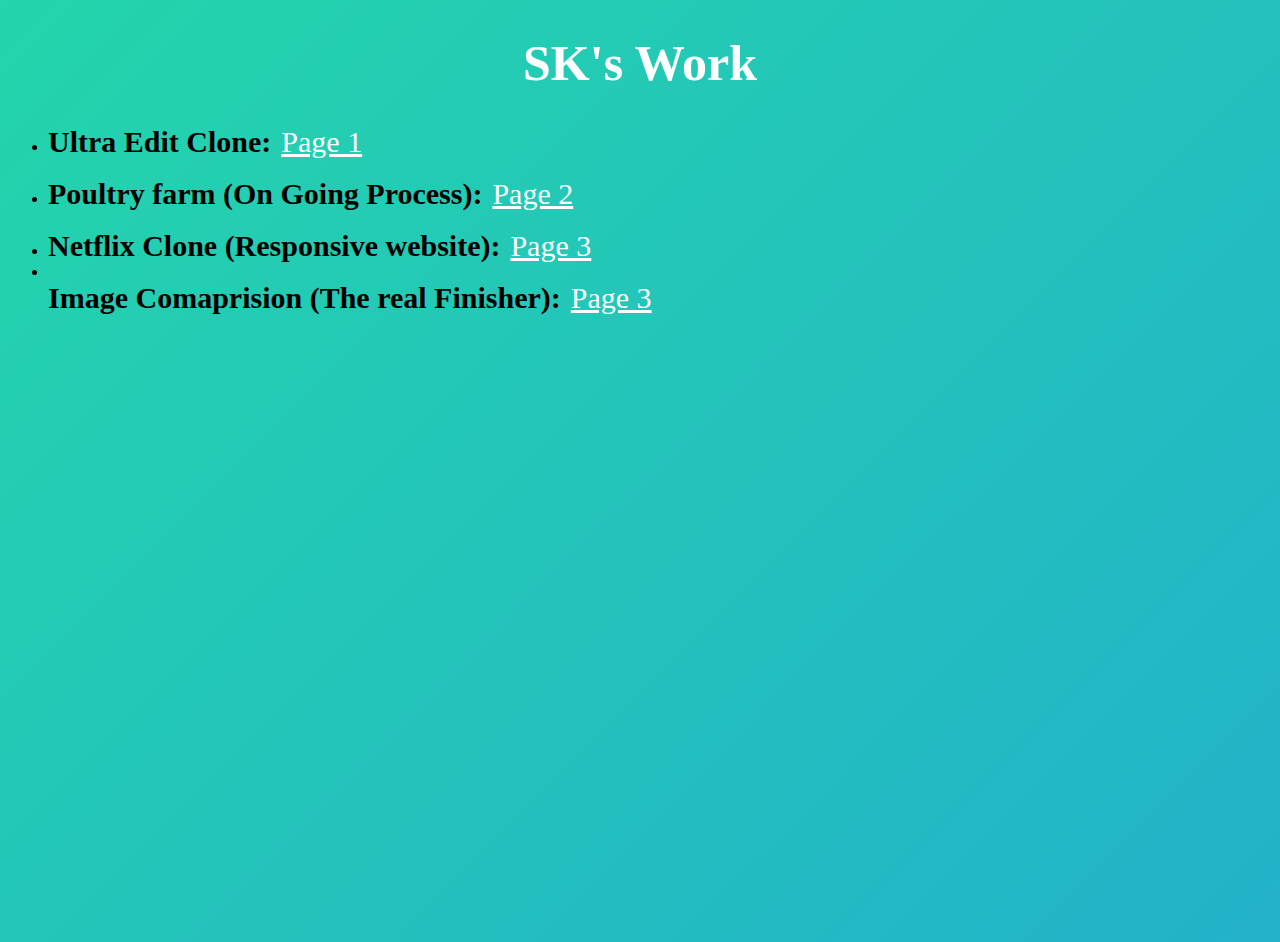
<file: index.html>
<!DOCTYPE html>
<html lang="en">

<head>
    <meta charset="UTF-8">
    <meta name="viewport" content="width=device-width, initial-scale=1.0">
    <title>Sk Pages</title>
    <link rel="stylesheet" href="style.css">
    <link rel="icon" href="logo.jpg" type="image/x-icon">
</head>

<body>
    <h1>SK's Work</h1>
    <ul>
        <li>
            <h2>Ultra Edit Clone:</h2><a href="page1/index.html" target="_blank">Page 1</a>
        </li>
        <br>
        <li>
            <h2>Poultry farm (On Going Process):</h2><a href="page2/index.html" target="_blank">Page 2</a>
        </li>
        <br>
        <li>
            <h2>Netflix Clone (Responsive website):</h2><a href="page3/index.html" target="_blank">Page 3</a>
        </li>
        <li>
            <br>
            <h2>Image Comaprision (The real Finisher):</h2><a href="page4/index.html" target="_blank">Page 3</a>
        </li>
        <!-- Add more links as needed -->
    </ul>
</body>

</html>
</file>
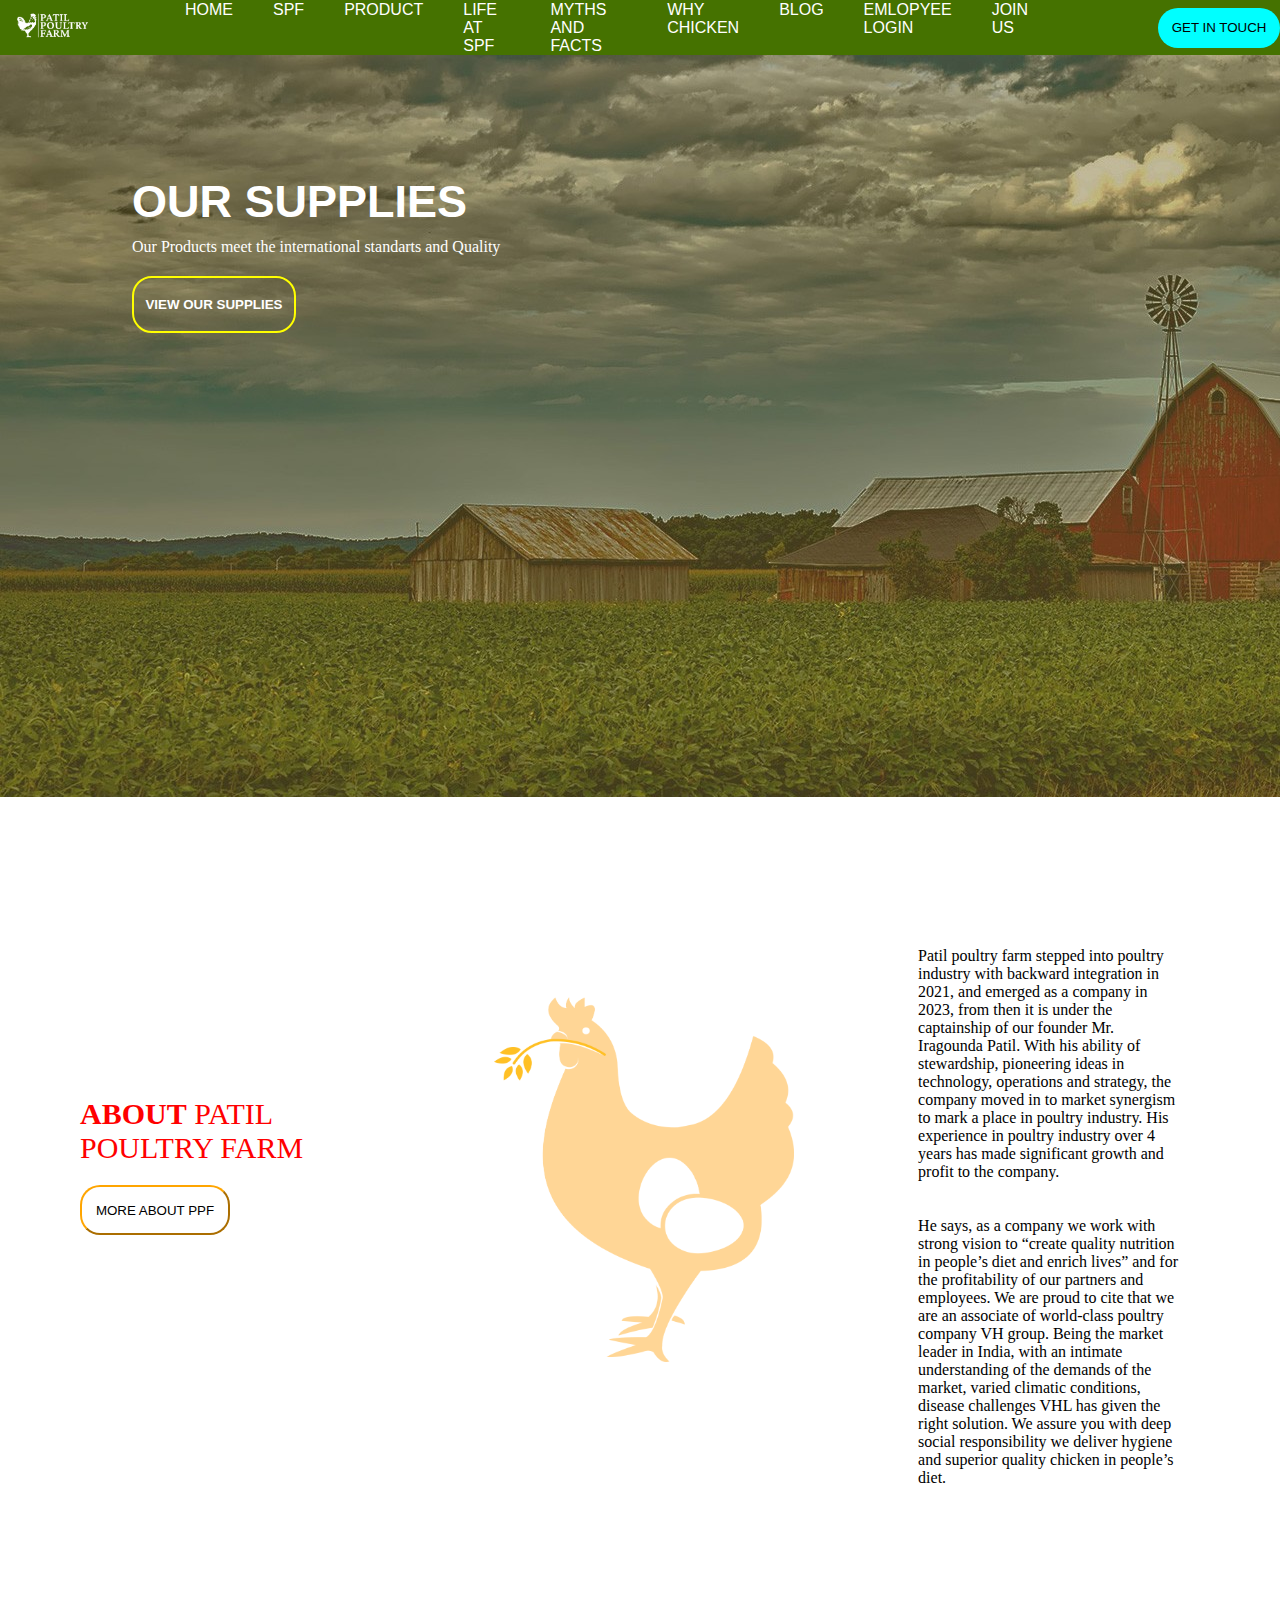
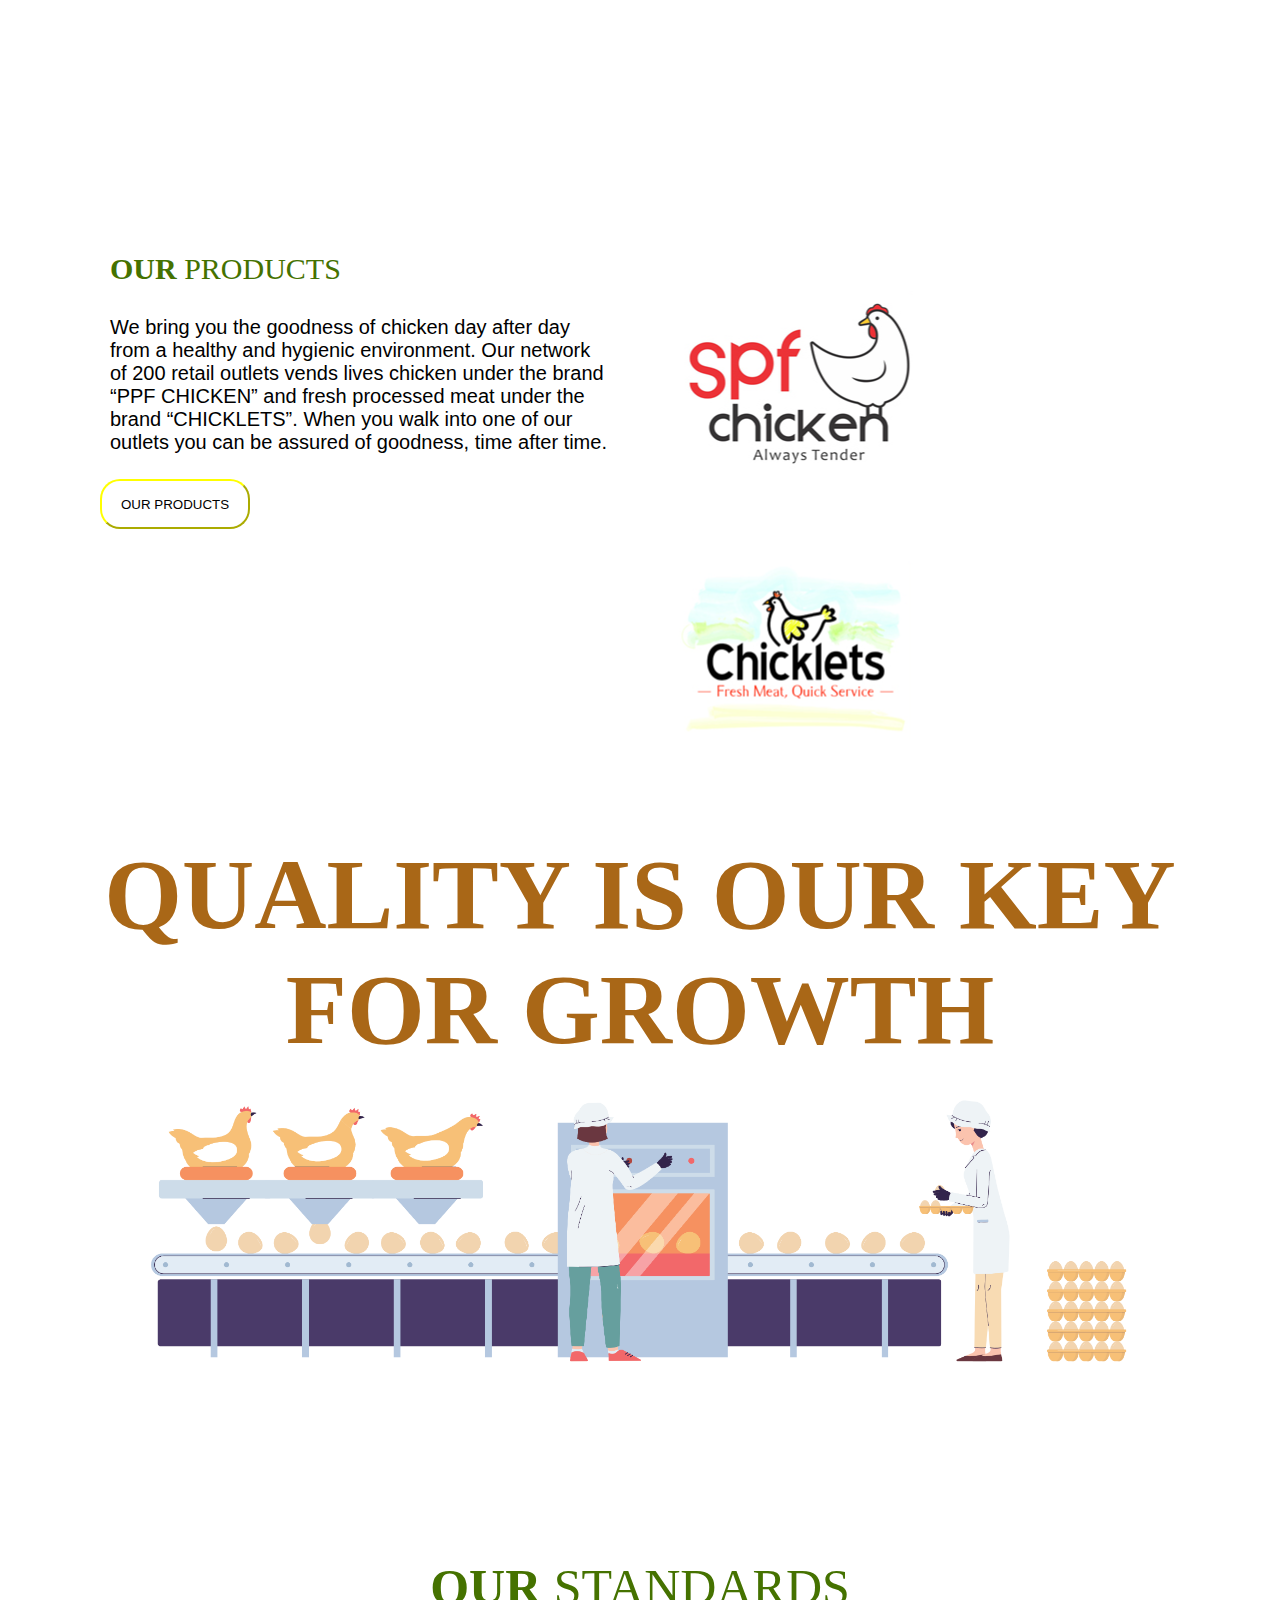
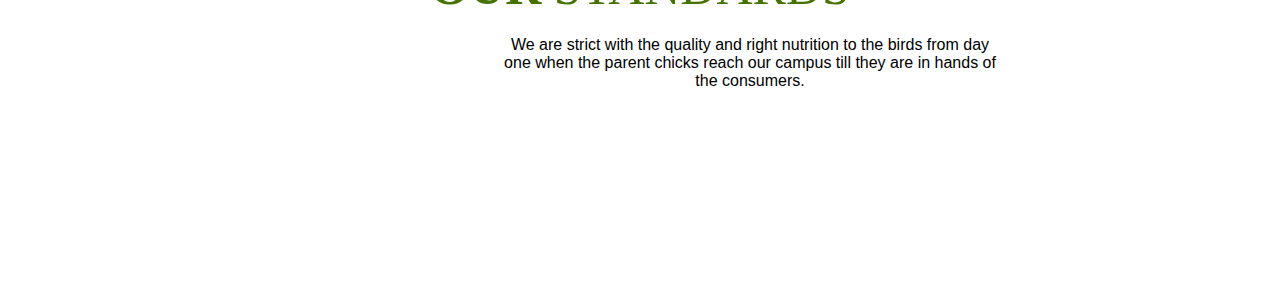
<file: page2/index.html>
<!DOCTYPE html>
<html lang="en">

<head>
    <meta charset="UTF-8">
    <meta name="viewport" content="width=device-width, initial-scale=1.0">
    <link rel="icon" href="patil-poultry-farm-high-resolution-logo-white-on-black-background-removebg-preview.png" type="image/x-icon">
    <title>Patil Poultry Farm</title>
    <link rel="stylesheet" href="style.css">
</head>

<body>
    <nav>
        <div class="logo">
            <img src="patil-poultry-farm-high-resolution-logo-white-on-black-background-removebg-preview.png"
                alt="Logo is here">
        </div>
        <div class="navbar">
            <ul>
                <li><a href="#">HOME</a></li>
                <li><a href="#">SPF</a></li>
                <li><a href="#">PRODUCT</a></li>
                <li><a href="#">LIFE AT SPF</a></li>
                <li><a href="#">MYTHS AND FACTS</a></li>
                <li><a href="#">WHY CHICKEN</a></li>
                <li><a href="#">BLOG</a></li>
                <li><a href="#">EMLOPYEE LOGIN</a></li>
                <li><a href="#">JOIN US</a></li>

            </ul>
        </div>
        <button><a href="#">GET IN TOUCH</a></button>
    </nav>
    <section class="s1">

        <main class="pahse1">
            <div class="container1">
                <h2>OUR SUPPLIES</h2>
                <p>Our Products meet the international standarts and Quality</p>
                <button><a href="#">VIEW OUR SUPPLIES</a></button>
            </div>
        </main>
    </section>
    <section class="s2">
        <div class="main2">
            <div class="head">
                <p><b>ABOUT</b> PATIL</p>
                <p>POULTRY FARM</p>
                <button><a href="#">MORE ABOUT PPF</a></button>
            </div>
            <div class="img">
                <img src="Images/Brolier-Chicken-Vector-01.png" alt="">
            </div>
            <div class="content1">
                <p>Patil poultry farm stepped into poultry industry with backward integration in 2021, and emerged
                    as a company in 2023, from then it is under the captainship of our founder Mr. Iragounda Patil. With
                    his
                    ability of stewardship, pioneering ideas in technology, operations and strategy, the company moved
                    in to market synergism to mark a place in poultry industry. His experience in poultry industry over
                    4 years has made significant growth and profit to the company.
                </p>
                <br><br>
                <p>He says, as a company we work with strong vision to “create quality nutrition in people’s diet and
                    enrich lives” and for the profitability of our partners and employees. We are proud to cite that we
                    are an associate of world-class poultry company VH group. Being the market leader in India, with an
                    intimate understanding of the demands of the market, varied climatic conditions, disease challenges
                    VHL has given the right solution. We assure you with deep social responsibility we deliver hygiene
                    and superior quality chicken in people’s diet.
                </p>
            </div>
        </div>
    </section>
    <section class="s3">
        <div class="ourproducts">
            <div class="productinfo">
                <p><b>OUR</b> PRODUCTS</p>
                <p>We bring you the goodness of chicken day after day from a healthy and hygienic environment. Our
                    network of 200 retail outlets vends lives chicken under the brand “PPF CHICKEN” and fresh processed
                    meat under the brand “CHICKLETS”. When you walk into one of our outlets you can be assured of
                    goodness, time after time.</p>
                <button><a href="#">OUR PRODUCTS</a></button>
            </div>
            <div class="img1">
                <img src="Images/SPF-CHICKEN-01.png" alt="">
                <img src="Images/SPF-Chicklets-01.png" alt="">
            </div>
        </div>
        <div class="heading">
            <h1>QUALITY IS OUR KEY</h1>
            <h1>FOR GROWTH</h1>
        </div>
    </section>
    <section class="s4">
        <div class="img">
            <img src="Images/Poultry-Factory-Conveyor.png" alt="">
        </div>
        <div class="standard">
            <p><b>OUR</b> STANDARDS</p>
            <p>We are strict with the quality and right nutrition to the birds from day one when the parent chicks reach
                our campus till they are in hands of the consumers.</p>
        </div>
    </section>
</body>

</html>
</file>
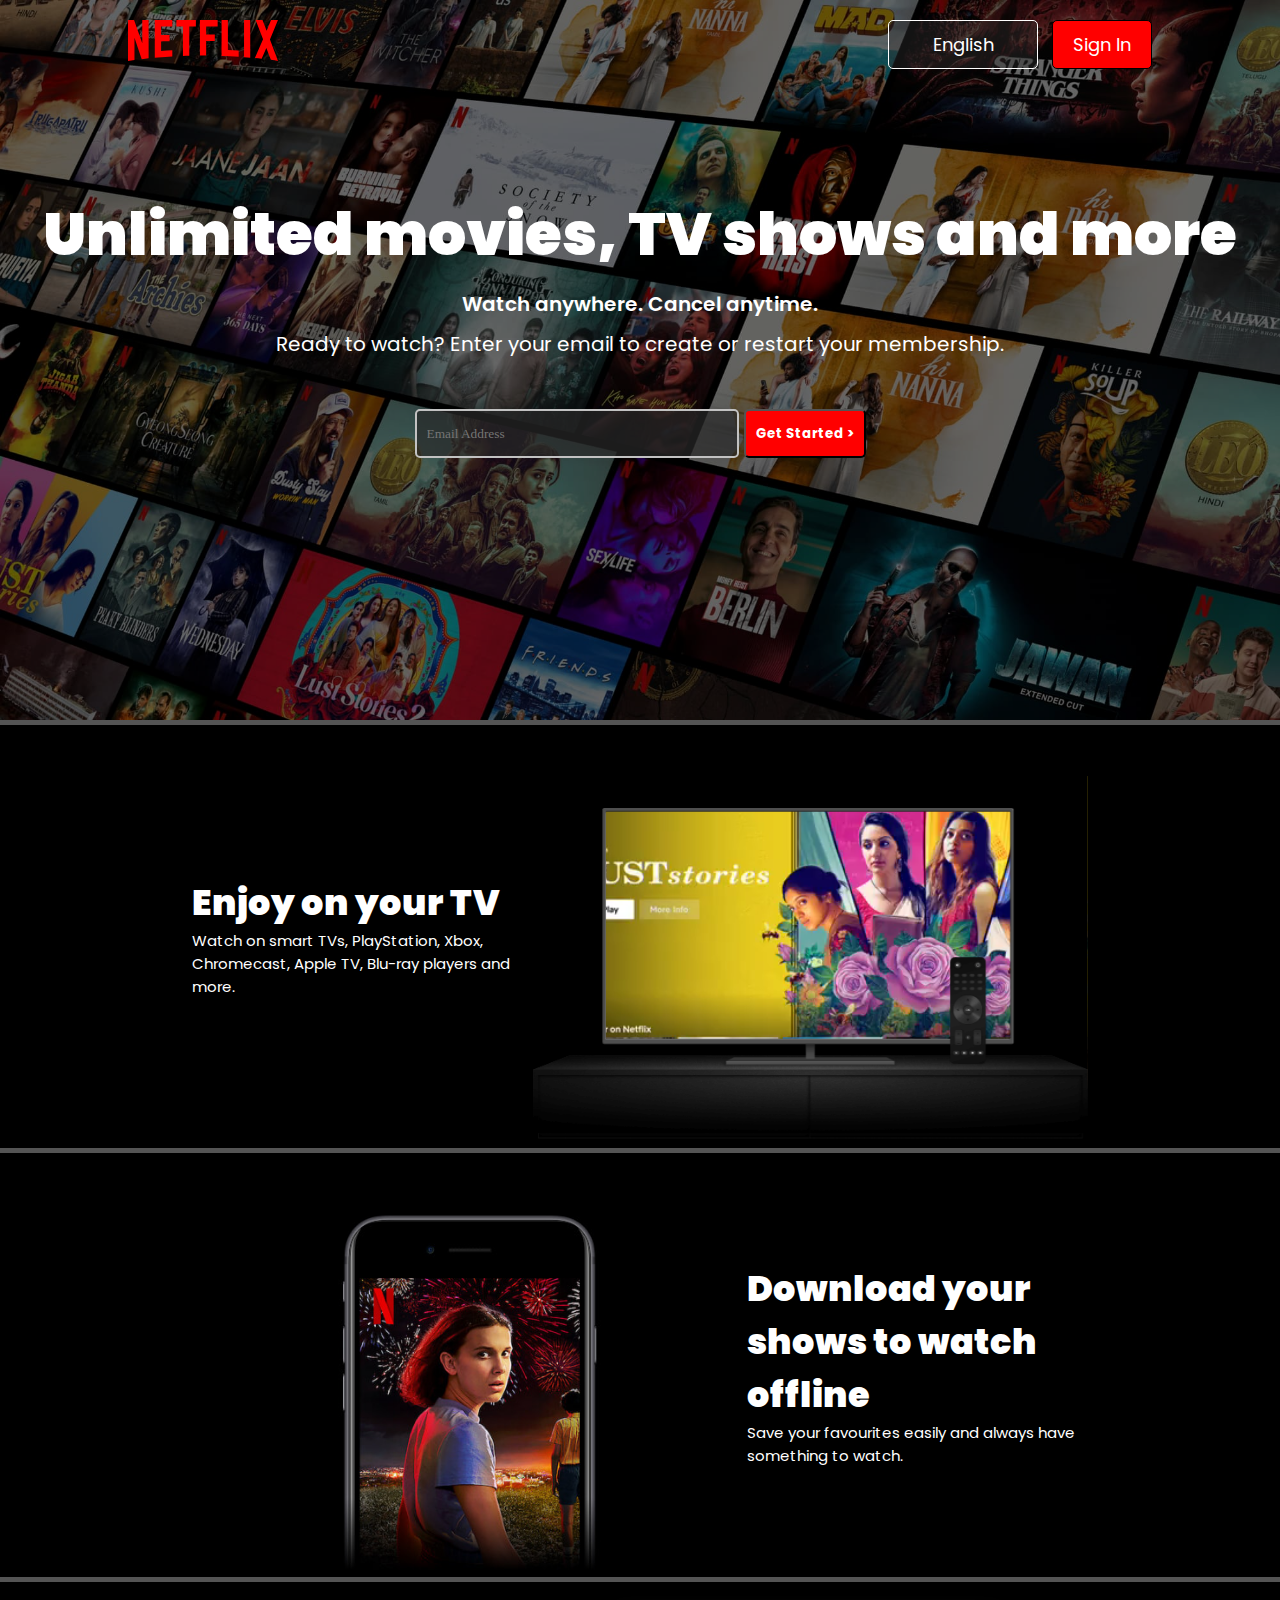
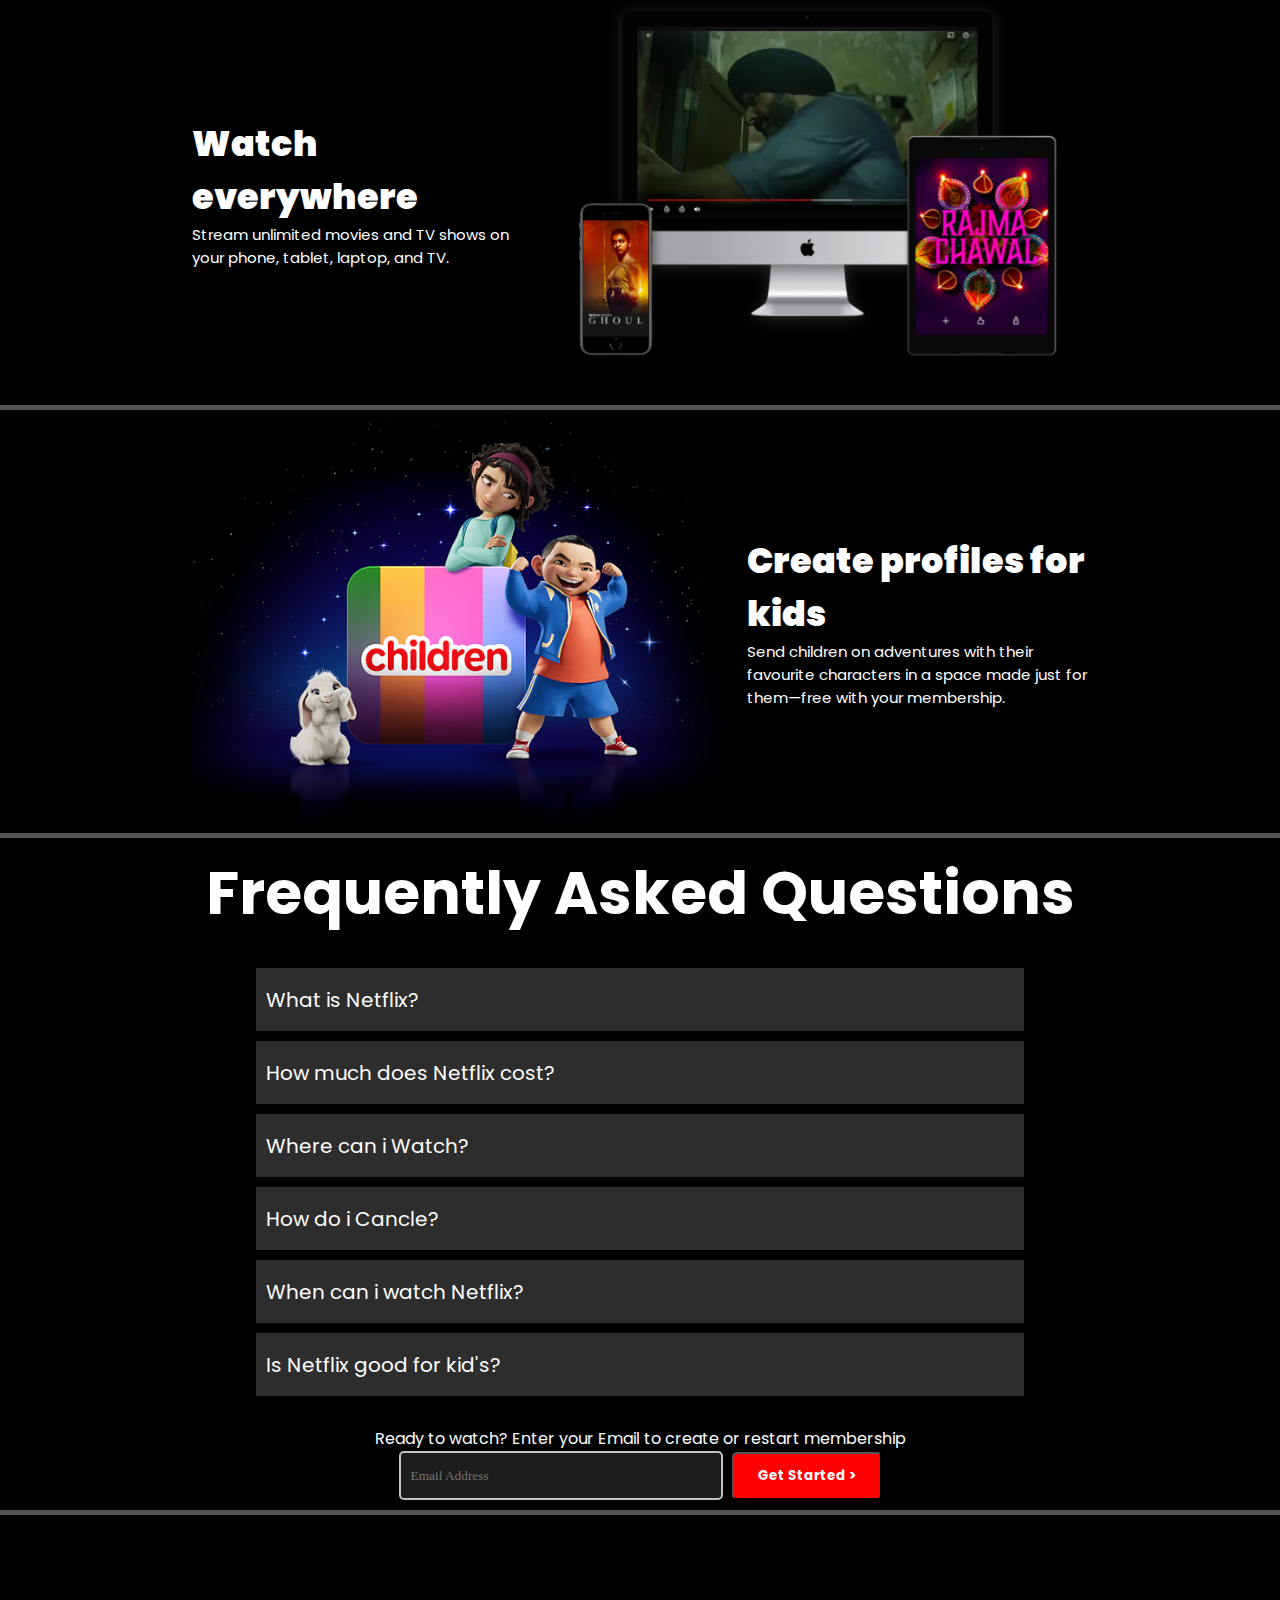
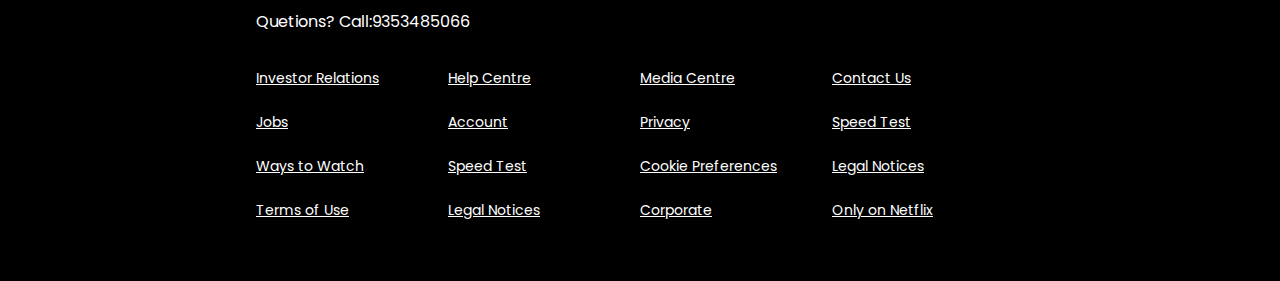
<file: page3/index.html>
<!DOCTYPE html>
<html lang="en">

<head>
    <meta charset="UTF-8">
    <meta name="viewport" content="width=device-width, initial-scale=1.0">
    <title>Shantesh-Netflix</title>
    <meta name="viewport" content="width=device-width,initial-scale1.0">
    <link rel="stylesheet" href="style.css">
    <link rel="icon"
        href="assets/images/netflix.svg"
        type="image/x-icon">
</head>

<body>
    <div class="main">

        <div class="navbar">
            <span><img src="assets/images/logo.svg" alt=""></span>
            <span>
                <button>English</button>
                <button>Sign In</button>
            </span>
        </div>

        <div class="black">

        </div>
        <div class="content">
            <div>Unlimited movies, TV shows and more</div>
            <div>Watch anywhere. Cancel anytime.</div>
            <div>Ready to watch? Enter your email to create or restart your membership.</div>
        </div>
        <div class="email">
            <input type="email" placeholder="Email Address" name="email" id="" class="pad emailad">
            <button class="pad getbutn">Get Started &gt;</button>
        </div>
    </div>
    <div class="line"></div>
    <section class="s2">
        <div class="text">
            <div>Enjoy on your TV</div>
            <div>Watch on smart TVs, PlayStation, Xbox, Chromecast, Apple TV, Blu-ray players and more.</div>
        </div>
        <div class="tv">
            <img src="assets/images/tv.png" alt="">
            <video src="assets/videos/video-tv-in-0819.m4v" autoplay loop muted></video>
        </div>
    </section>
    <div class="line"></div>
    <section class="s2">
        <div class="tv">
            <img src="assets/images/img2.jpg" alt="">
        </div>
        <div class="text">
            <div>Download your shows to watch offline</div>
            <div>Save your favourites easily and always have something to watch.</div>
        </div>
    </section>
    <div class="line"></div>
    <section class="s2 s3 s4">
        <div class="text">
            <div>Watch everywhere</div>
            <div>Stream unlimited movies and TV shows on your phone, tablet, laptop, and TV.</div>
        </div>
        <div class="tv">
            <img src="assets/images/device-pile-in.png" alt="">
            <video src="assets/videos/video-devices-in.m4v" autoplay loop muted></video>
        </div>
    </section>
    <div class="line"></div>
    <section class="s2 s3">
        <div class="tv">
            <img src="assets/images/children.png" alt="">
        </div>
        <div class="text">
            <div>Create profiles for kids</div>
            <div>Send children on adventures with their favourite characters in a space made just for them—free with
                your membership.</div>
        </div>
    </section>
    <div class="line"></div>
    <section class="s5">
        <div class="faq">
            <h1>Frequently Asked Questions</h1>
            <div class="faq-box">
                <div class="con">What is Netflix?</div>
                <div class="con">How much does Netflix cost?</div>
                <div class="con">Where can i Watch?</div>
                <div class="con">How do i Cancle?</div>
                <div class="con">When can i watch Netflix?</div>
                <div class="con">Is Netflix good for kid's?</div>
            </div>
            <div>Ready to watch? Enter your Email to create or restart membership</div>
            <div class="gmail">
                <input type="email" placeholder="Email Address" name="email" id="" class="pad emailad">
                <button class="pad getbutn">Get Started &gt;</button>
            </div>
        </div>
    </section>
    <div class="line"></div>
    <footer>
        <div class="questions">Quetions? Call:9353485066</div>
        <div class="grid1">
            <div class="footer-item">
                <a href="faq">Investor Relations</a>
                <a href="faq">Jobs</a>
                <a href="faq">Ways to Watch</a>
                <a href="faq">Terms of Use</a>
            </div>

            <div class="footer-item">
                <a href="faq">Help Centre</a>
                <a href="faq">Account</a>
                <a href="faq">Speed Test</a>
                <a href="faq">Legal Notices</a>
            </div>
            <div class="footer-item">
                <a href="faq">Media Centre</a>
                <a href="faq">Privacy</a>
                <a href="faq">Cookie Preferences</a>
                <a href="faq">Corporate</a>
            </div>

            <div class="footer-item">
                <a href="faq">Contact Us</a>
                <a href="faq">Speed Test</a>
                <a href="faq">Legal Notices</a>
                <a href="faq">Only on Netflix</a>
            </div>
        </div>
    </footer>
</body>

</html>
</file>
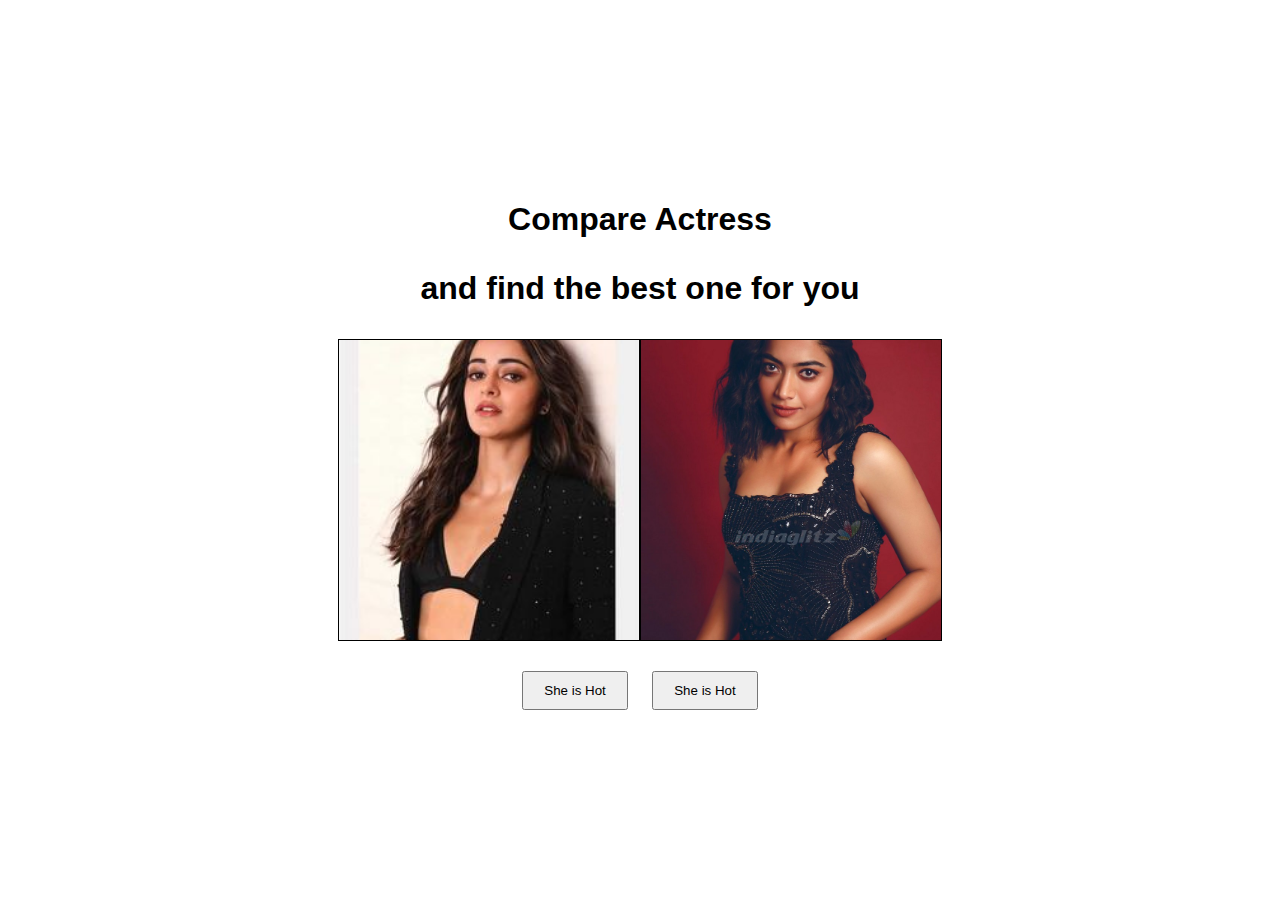
<file: page4/index.html>
<!DOCTYPE html>
<html lang="en">
<head>
    <meta charset="UTF-8">
    <meta name="viewport" content="width=device-width, initial-scale=1.0">
    <title>Image Comparison</title>
    <link rel="stylesheet" href="style.css">
</head>
<body>
    <div id="container">
        <h1>Compare Actress <p>and find the best one for you</p></h1>
        <div id="imageContainer">
            <img id="image1" class="image" src="Images/anayana.jpg" alt="Image 1">
            <img id="image2" class="image" src="Images/rashmika18042024_002.jpg" alt="Image 2">
        </div>
        <button id="selectImage1">She is Hot</button>
        <button id="selectImage2">She is Hot</button>
    </div>

    <script src="script.js"></script>
</body>
</html>
</file>
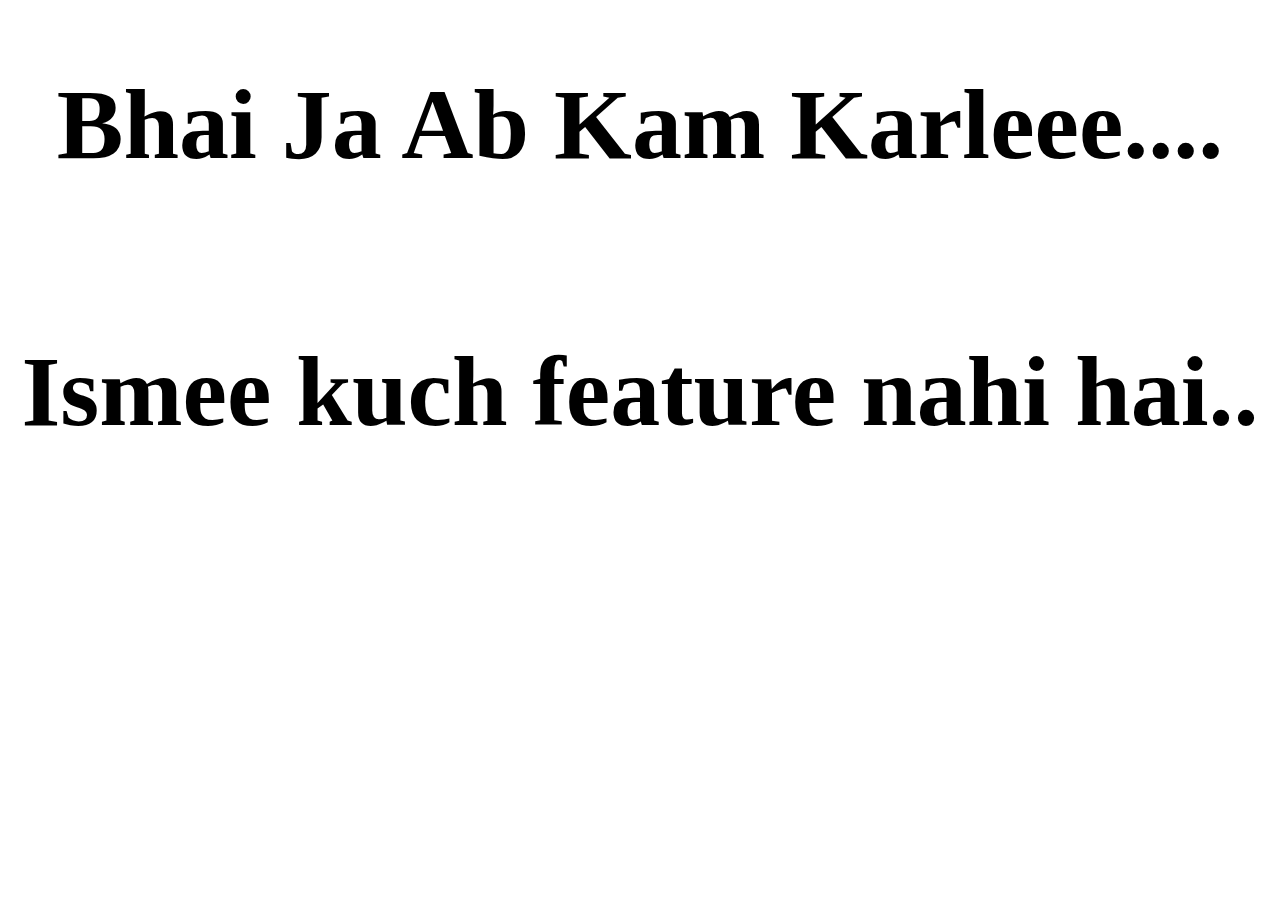
<file: page1/fun.html>
<!DOCTYPE html>
<html lang="en">
<head>
    <meta charset="UTF-8">
    <meta name="viewport" content="width=device-width, initial-scale=1.0">
    <title>Document</title>
    <style>
        h1{
            font-size: 100px;
            text-align: center;
            font-weight: bolder;
        }
    </style>
</head>
<body>
    <h1> Bhai Ja Ab Kam Karleee....</h1>
    <br>
    <h1>Ismee kuch feature nahi hai..</h1>
</body>
</html>
</file>
<file: style.css>
body{
    background-color: #7DF9FF, #0892D0, #23B2EE;
    background: linear-gradient(-45deg, #ee7752, #e73c7e, #23a6d5, #23d5ab);
    background-size: 400% 400%;
    animation: gradient 15s ease infinite;
    height: 100vh;
}
h1{
    color: white;
    text-decoration: solid;
    font-size: 50px;
    font-weight: 900;
    text-align: center;
    
}
h2{
    display: inline;
    font-size: 30px;
}
a{
    font-size: 30px;
    padding-left: 10px;
    color: white;
}

@keyframes gradient {
    0% {
        background-position: 0% 50%;
    }
 
    50% {
        background-position: 100% 50%;
    }
 
    100% {
        background-position: 0% 50%;
    }
}
</file>
<file: page2/style.css>
*{
    margin: 0;
    padding: 0;
}
.s1{
    background-image: url(background-1.jpg);
}
nav{
    display: flex;
    position: sticky;
    top: 0px;
    background-color: #457200;
    align-items: center;
    height: 55px;
}
.logo img{
    width: 95px;
    padding: 5px;
    margin-right: 60px;
}
.navbar ul{
    display: flex;
    
}
.navbar ul li{
    list-style: none;
    margin: 0px 20px;
    font-family: 'Segoe UI', Tahoma, Geneva, Verdana, sans-serif;
    
}
.navbar ul li a{
    color: rgb(255, 255, 255);
    text-decoration: none;
}
nav button{
    display: inline;
    width: 155px;
    height: 40px;
    border: none;
    border-radius: 20px;
    background-color: aqua;
    margin-left: 110px;
}
nav button a{
    text-decoration: none;
    color: rgb(0, 0, 0);
}
/* --------------------------MAIN 1------------------------------ */

.container1{
    width: auto;
    height: 500px;
    padding: 121px 132px;
    color: rgb(255, 255, 255);
}
.container1 h2{
    font-size: 45px;
    font-family: 'Segoe UI', Tahoma, Geneva, Verdana, sans-serif;
}
.container1 p{
    margin-top: 10px;
}
.container1 button{
    width: 164px;
    height: 57px;
    border: 2px yellow solid;
    border-radius: 20px;
    background-color: transparent;
    margin-top: 20px;
    
}
.container1 button a{
    text-decoration: none;
    font-weight: 700;
    color: white;
}
/* -----------------------------section 2----------------------------------------- */
.s2{
    height: 100vh;
}
.main2{
    padding-top: 150px;
    display: flex;
}
.main2 .head{
    padding-top: 150px;
    width: 60vh;
    padding-left: 80px;
    color: red;
}
.main2 .head p{
    font-size: 30px;
}
.main2 .head button{
    margin-top: 20px;
    width: 150px;
    height: 50px;
    background-color: transparent;
    border-color: orange;
    border-radius: 20px;
    
}
.main2 .head button a{
    text-decoration: none;
    color: black;
}
.main2 .img{
    width: 100vh;
}
.main2 .content1{
    width: 100vh;
}
.main2 img{
    width: 300px;
    padding-top: 50px;
    padding-left: 100px;
}
.main2 .content1{
    width: 450px;
    margin-right: 100px;
}
/* --------------------------------------------------------------- */
.s3{
    height: 100vh;
}
.ourproducts{
    padding-top: 150px;
    display: flex;
}
.ourproducts .productinfo{
    padding-left: 100px;

}
.ourproducts .productinfo p{
    font-size: 20px;
    width: 500px;
    margin-bottom: 20px;
    padding: 5px 10px;
}
.ourproducts .productinfo p:first-child{
    color: #457200;
    font-size: 30px;
}
.ourproducts .productinfo p:nth-child(2){
    font-family:'Lucida Sans', 'Lucida Sans Regular', 'Lucida Grande', 'Lucida Sans Unicode', Geneva, Verdana, sans-serif;
}
.ourproducts .productinfo button{
    width: 150px;
    height: 50px;
    background-color: transparent;
    border-radius: 20px;
    border-color: yellow;
}
.ourproducts .productinfo button a{
    text-decoration: none;
    color: black;
    font-family: 'Gill Sans', 'Gill Sans MT', Calibri, 'Trebuchet MS', sans-serif;
}
.s3 .heading{
    margin-top: 50px;
    text-align: center;
    font-size: 50px;
    font-weight: bolder;
    font-family: Cambria, Cochin, Georgia, Times, 'Times New Roman', serif;
    color: #a96717;
}
/* -------------------------------------------------section 4------------------------------ */
.s4{
    height: 100vh;

}
.s4 .img{
    display: flex;
    justify-content: center;
    padding-top: 80px;
}
.s4 .img img{
    width: 1000px;
}
.s4 .standard{
    margin-top: 175px;
    text-align: center;
}
.s4 .standard :first-child{
    color: #457200;
    font-size: 50px;
}
.s4 .standard :nth-child(2){
    text-align: center;
    width: 500px;
    margin-top: 20px;
    margin-left: 500px;
    font-family: 'Segoe UI', Tahoma, Geneva, Verdana, sans-serif;
}
</file>
<file: page3/style.css>
@import url('https://fonts.googleapis.com/css2?family=Poppins&display=swap');
*{
    margin: 0;
    padding: 0;
    font-family: 'Poppins', sans-serif;
}
body{
    background-color: black;
}
.main{
    width: 100vw;
    height: 80vh;
    background-image: url(assets/images/bg.jpg);
    background-repeat: no-repeat;
    background-position: center center;
    background-size: max(1200px,100vw);
}
.main .black{
    width: 100vw;
    height: 80vh;
    background-color: #00000078;
    position: absolute;
    top: 0;
}
.main .navbar{
    position: relative;
    z-index: 1;
    max-width: 80vw;
    margin: auto;
    display: flex;
    justify-content: space-between;
    padding-top: 20px;
}
.main .navbar img{
    width: 150px;
}
.main .navbar button{
    width: 150px;
    background-color:rgba(44, 44, 44, 0.422);
    border-radius: 5px;
    border: 1px solid rgb(0, 0, 0);
    color: white;
    padding: 10px 0px;
    font-size: 18px;
    
}
.navbar button:first-child{
    border: 1px solid white;
    
}
.navbar button:nth-child(2){
    width: 100px;
    margin-left: 10px;
    background-color: red;
}
.main .content{
    position: relative;
    z-index: 1;  
    color: white;
    display: flex;
    justify-content: center;
    align-items: center;
    flex-direction: column;
    padding-top: 120px;
    gap: 10px;
}
.content :nth-child(1){
    font-weight: 900;
    font-size: 60px;
    
}
.content :nth-child(2){
    font-size: 20px;
    font-weight: 600;
    font-family: 'Poppins', sans-serif;
}
.content :nth-child(3){
    font-family: 'Poppins', sans-serif;
    font-size: 20px;
}
.main .email{
    display: flex;
    justify-content: center;
    padding-top: 50px;
    position: relative;
    z-index: 1;
    color: white;

}
.main .pad{
    padding: 5px 10px;
    border-radius: 5px;
    color: white;
    font-family: "popins";
    
}
.main .emailad{
    margin-right: 5px;
    width: 300px;
    height: 35px;
    background-color: rgba(40, 40, 40, 0.692);
    border: 2px solid #c2c2c2;
}
.main .getbutn{
    background-color: red;
    font-family: 'Poppins', sans-serif;
    font-weight: 700;
}
.line{
    width: 100vw;
    height: 5px;
    background-color: rgb(84, 84, 84);
}
.s2{
    display: flex;
    justify-content: center;
    max-width: 70vw;
    margin: auto;
    color: white;
    justify-content: center;
    align-items: center;
}
.s2 .text{
    color: white;
    display: flex;
    flex-direction: column;
    width: 40%;
    justify-content: center;
    
}
.s2 .text :nth-child(1){
    font-size: 35px;
    font-weight: 900;
}
.s2 .text :nth-child(2){
    font-size: 15px;
}
.s2 .tv{
    position: relative;
}
.s2 .tv img{
    width: 555px;
    position: relative;
    z-index: 10;
}
.s2 .tv video{
    position: absolute;
    top: 51px;
    right: 0;
    width: 555px;
}
.s4 .tv video{
    width: 348px;
    top: 38px;
    right: 106px;
}
.s5{
    width: 80vw;
    margin: auto;
}
.faq{
    display: flex;
    flex-direction: column;
    justify-content: center;
    align-items: center;
    color: white;
    margin: 10px 0px;
}
.faq h1{
    text-align: center;
    font-size: 60px;
}
.faq .faq-box{
    display: flex;
    flex-direction: column;
    justify-content: center;
    gap: 10px;
    width: 60vw;
    margin: 30px 0px;
}
.faq-box .con{
    background-color: #2d2d2d;
    height: 7vh;
    display: flex;
    align-items: center;
    padding: 0px 10px;
    font-size: 20px;
}
.faq .email{
    display: flex;
    justify-content: center;
    padding-top: 50px;
    position: relative;
    z-index: 1;
    color: white;

}
.faq .pad{
    padding: 5px 10px;
    border-radius: 5px;
    color: white;
    font-family: "popins";
    
}
.faq .emailad{
    margin-right: 5px;
    width: 300px;
    height: 35px;
    background-color: rgba(40, 40, 40, 0.692);
    border: 2px solid #c2c2c2;
}
.faq .getbutn{
    background-color: red;
    font-family: 'Poppins', sans-serif;
    font-weight: 700;
    height: 48px;
    width: 150px;
}
footer {
    color: white;
    max-width: 60vw;
    margin: auto;
    padding: 60px;
}

footer .questions {
    padding: 34px 0;
}


.grid1 {
    display: grid;
    grid-template-columns: 1fr 1fr 1fr 1fr;
    color: white;
}
.grid1 a {
    font-size: 14px;
    color: white;
}

.footer-item {
    display: flex;
    flex-direction: column;
    gap: 23px;
}

@media screen and (max-width:1196px) {
    body{
        width: 150%;
    }
    .main .email{
        padding: 20px;
    }
    .content :nth-child(1){
        font-size: 30px;
        
    }
    .content :nth-child(2){
        font-size: 10px;
    }
    .content :nth-child(3){
        font-size: 10px;
    }
    .main{
        width: 150vw;
        height: auto;
    }
    .main .black{
        width: 150vw;
        height: auto;
    }
    .main .navbar{
        max-width: 145vw;
    }
    .s2{
        max-width: none;
        width: 150vw;
        flex-wrap: wrap;
    }
    .s2 .text{
        width: 150%;
    }
    .s2 .text :nth-child(1){
        text-align: center;
        font-size: 60px;
    }
    .s2 .text :nth-child(2){
        text-align: center;
        font-size: 25px;
    }
    .line{
        width: 150vw;
    }
    .s5{
        width: 150vw;
        display: flex;
        justify-content: center;
    }
    .faq .faq-box {
        width: 121vw;
    }
    .faq h1{
        text-align: center;
        font-size: 36px;
    }
    .faq .gmail{
        margin-top: 10px;
        display: flex;
    }
    footer {
        color: white;
        padding: 50px;
        max-width: none;

    }
    .grid1 {
        grid-template-columns: 1fr 1fr;
        
    }

}
::-webkit-scrollbar {
    width: 12px;
}
::-webkit-scrollbar-track {
    border-radius: 8px;
    background-color: #e7e7e7;
    border: 1px solid #cacaca;
    box-shadow: inset 0 0 6px rgb(0, 0, 0);
}
::-webkit-scrollbar-thumb {
    border-radius: 8px;
    background-color: #000000;
}
</file>
<file: page4/style.css>
body {
    font-family: Arial, sans-serif;
    display: flex;
    justify-content: center;
    align-items: center;
    height: 100vh;
    margin: 0;
}

#container {
    text-align: center;
}

#imageContainer {
    display: flex;
    justify-content: space-around;
    margin: 20px 0;
}

.image {
    width: 300px;
    height: 300px;
    object-fit: cover; /* Ensure the image covers the entire area while maintaining aspect ratio */
    border: 1px solid #000;
}

button {
    margin: 10px;
    padding: 10px 20px;
    cursor: pointer;
}
</file>
